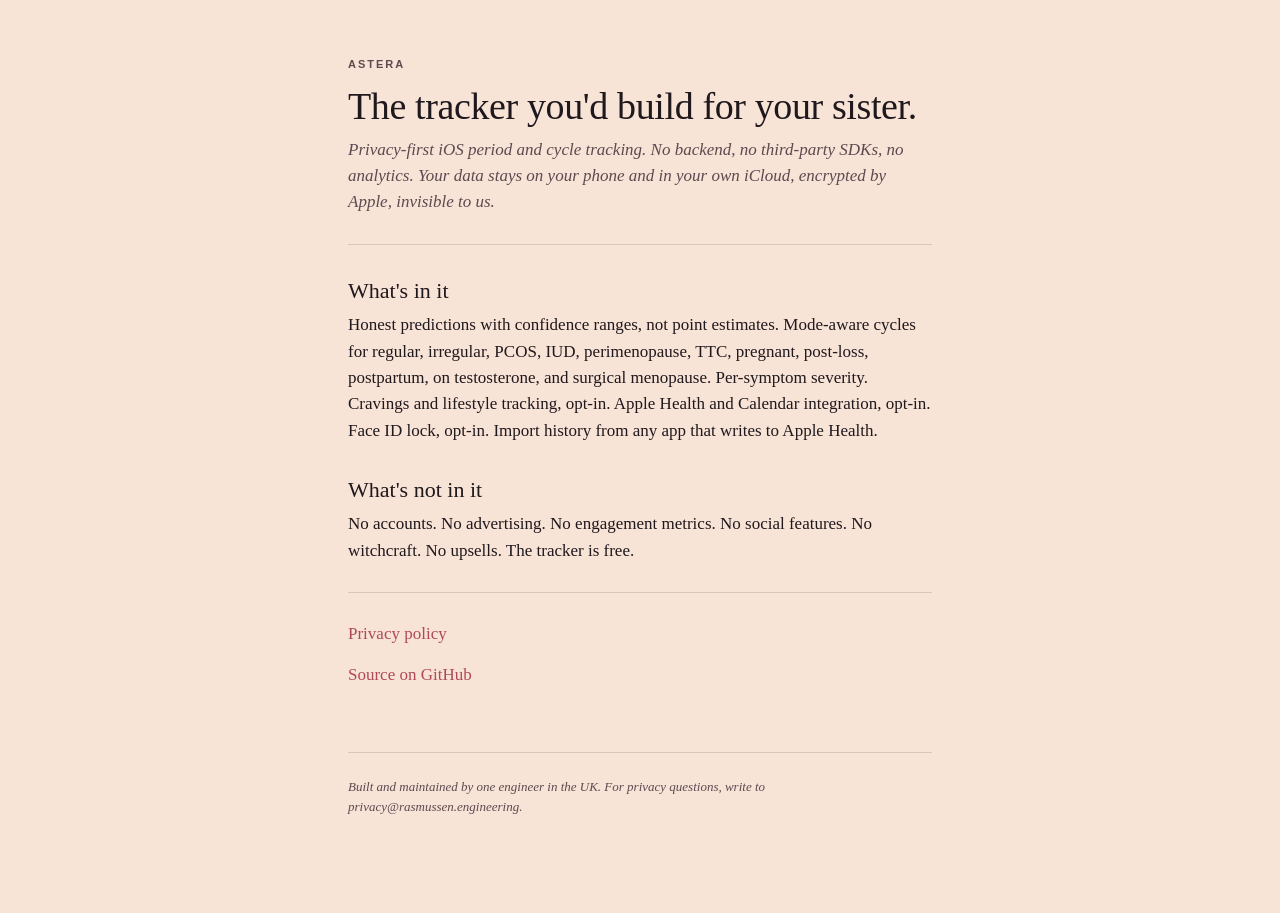
<file: docs/index.html>
<!DOCTYPE html>
<html lang="en">
<head>
<meta charset="utf-8">
<meta name="viewport" content="width=device-width,initial-scale=1">
<title>Astera</title>
<meta name="description" content="A privacy-first iOS period and cycle tracker. No backend, no SDKs, no analytics.">
<link rel="stylesheet" href="style.css">
</head>
<body>
<main class="page">
  <p class="caps">Astera</p>
  <h1>The tracker you'd build for your sister.</h1>
  <p class="italic">Privacy-first iOS period and cycle tracking. No backend, no third-party SDKs, no analytics. Your data stays on your phone and in your own iCloud, encrypted by Apple, invisible to us.</p>

  <hr>

  <h2>What's in it</h2>
  <p>Honest predictions with confidence ranges, not point estimates. Mode-aware cycles for regular, irregular, PCOS, IUD, perimenopause, TTC, pregnant, post-loss, postpartum, on testosterone, and surgical menopause. Per-symptom severity. Cravings and lifestyle tracking, opt-in. Apple Health and Calendar integration, opt-in. Face ID lock, opt-in. Import history from any app that writes to Apple Health.</p>

  <h2>What's not in it</h2>
  <p>No accounts. No advertising. No engagement metrics. No social features. No witchcraft. No upsells. The tracker is free.</p>

  <hr>

  <p><a href="privacy/">Privacy policy</a></p>
  <p><a href="https://github.com/anker-rasmussen/astera">Source on GitHub</a></p>

  <div class="footer">
    Built and maintained by one engineer in the UK. For privacy questions, write to privacy@rasmussen.engineering.
  </div>
</main>
</body>
</html>
</file>
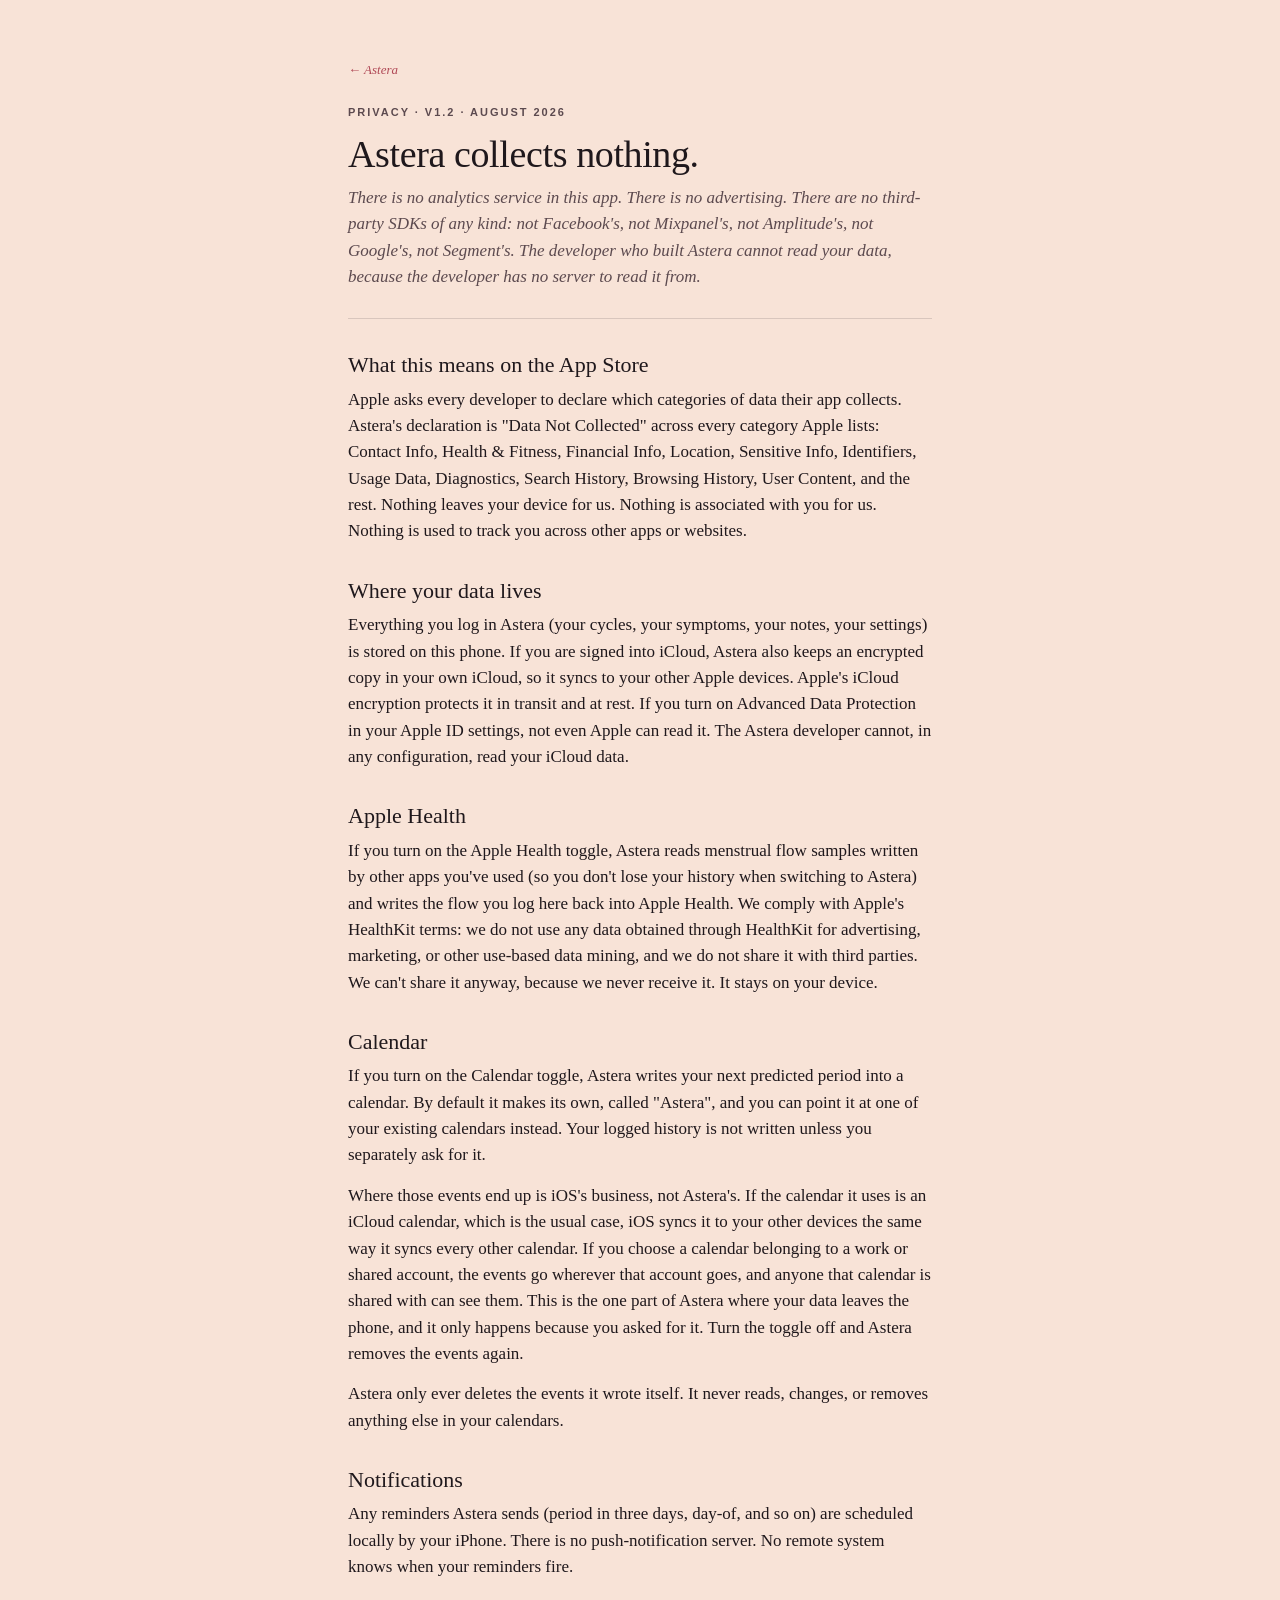
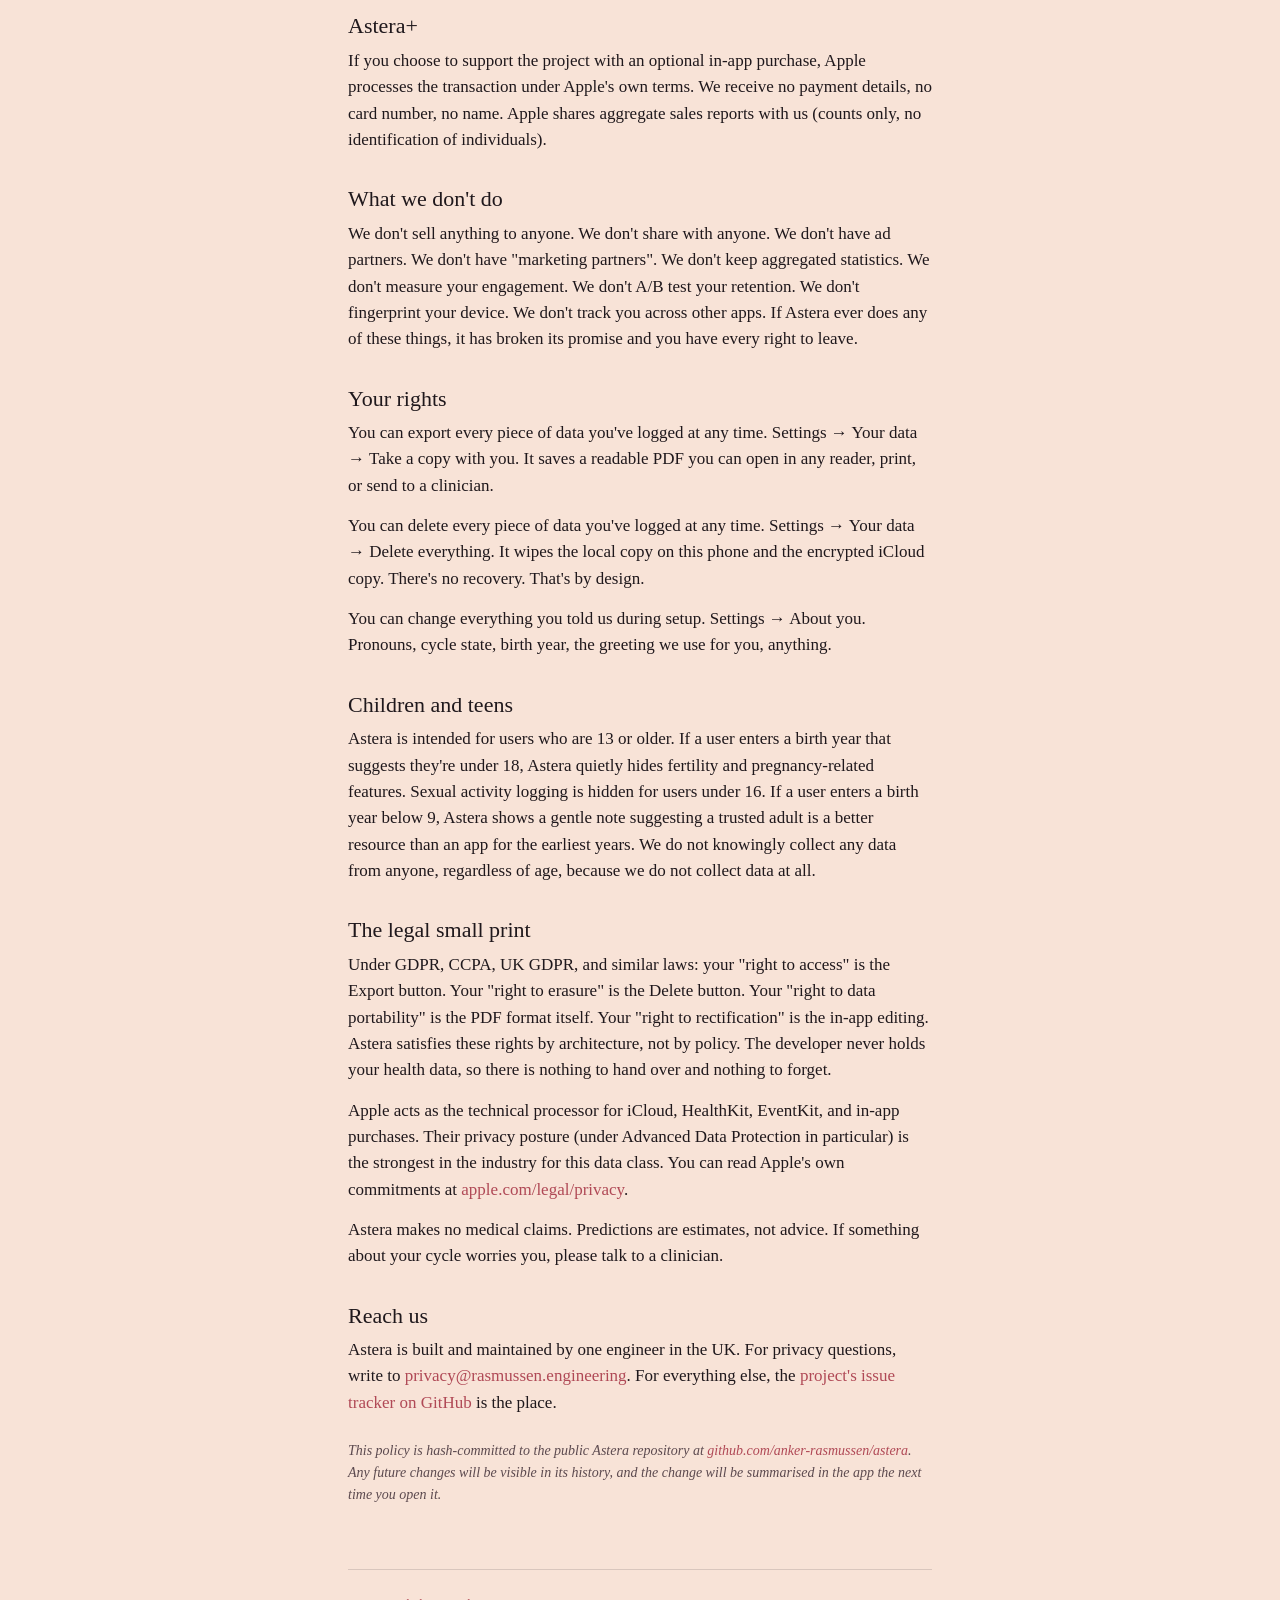
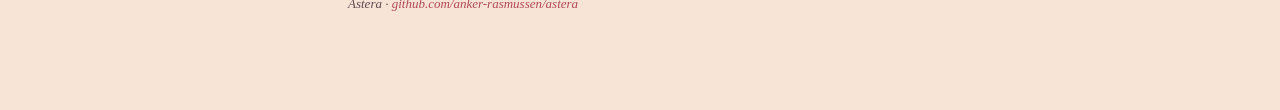
<file: docs/privacy/index.html>
<!-- Generated from AsteraDev/Resources/PrivacyPolicy.md by scripts/build_privacy.py. Do not edit. -->
<!DOCTYPE html>
<html lang="en">
<head>
<meta charset="utf-8">
<meta name="viewport" content="width=device-width,initial-scale=1">
<title>Astera privacy policy</title>
<meta name="description" content="What Astera collects. Spoiler: nothing.">
<link rel="stylesheet" href="../style.css">
</head>
<body>
<main class="page">
  <a class="back" href="../">← Astera</a>
  <p class="caps">Privacy · v1.2 · August 2026</p>
  <h1>Astera collects nothing.</h1>
  <p class="italic">There is no analytics service in this app. There is no advertising. There are no third-party SDKs of any kind: not Facebook's, not Mixpanel's, not Amplitude's, not Google's, not Segment's. The developer who built Astera cannot read your data, because the developer has no server to read it from.</p>

  <hr>

  <h2>What this means on the App Store</h2>
  <p>Apple asks every developer to declare which categories of data their app collects. Astera's declaration is "Data Not Collected" across every category Apple lists: Contact Info, Health &amp; Fitness, Financial Info, Location, Sensitive Info, Identifiers, Usage Data, Diagnostics, Search History, Browsing History, User Content, and the rest. Nothing leaves your device for us. Nothing is associated with you for us. Nothing is used to track you across other apps or websites.</p>

  <h2>Where your data lives</h2>
  <p>Everything you log in Astera (your cycles, your symptoms, your notes, your settings) is stored on this phone. If you are signed into iCloud, Astera also keeps an encrypted copy in your own iCloud, so it syncs to your other Apple devices. Apple's iCloud encryption protects it in transit and at rest. If you turn on Advanced Data Protection in your Apple ID settings, not even Apple can read it. The Astera developer cannot, in any configuration, read your iCloud data.</p>

  <h2>Apple Health</h2>
  <p>If you turn on the Apple Health toggle, Astera reads menstrual flow samples written by other apps you've used (so you don't lose your history when switching to Astera) and writes the flow you log here back into Apple Health. We comply with Apple's HealthKit terms: we do not use any data obtained through HealthKit for advertising, marketing, or other use-based data mining, and we do not share it with third parties. We can't share it anyway, because we never receive it. It stays on your device.</p>

  <h2>Calendar</h2>
  <p>If you turn on the Calendar toggle, Astera writes your next predicted period into a calendar. By default it makes its own, called "Astera", and you can point it at one of your existing calendars instead. Your logged history is not written unless you separately ask for it.</p>
  <p>Where those events end up is iOS's business, not Astera's. If the calendar it uses is an iCloud calendar, which is the usual case, iOS syncs it to your other devices the same way it syncs every other calendar. If you choose a calendar belonging to a work or shared account, the events go wherever that account goes, and anyone that calendar is shared with can see them. This is the one part of Astera where your data leaves the phone, and it only happens because you asked for it. Turn the toggle off and Astera removes the events again.</p>
  <p>Astera only ever deletes the events it wrote itself. It never reads, changes, or removes anything else in your calendars.</p>

  <h2>Notifications</h2>
  <p>Any reminders Astera sends (period in three days, day-of, and so on) are scheduled locally by your iPhone. There is no push-notification server. No remote system knows when your reminders fire.</p>

  <h2>Astera+</h2>
  <p>If you choose to support the project with an optional in-app purchase, Apple processes the transaction under Apple's own terms. We receive no payment details, no card number, no name. Apple shares aggregate sales reports with us (counts only, no identification of individuals).</p>

  <h2>What we don't do</h2>
  <p>We don't sell anything to anyone. We don't share with anyone. We don't have ad partners. We don't have "marketing partners". We don't keep aggregated statistics. We don't measure your engagement. We don't A/B test your retention. We don't fingerprint your device. We don't track you across other apps. If Astera ever does any of these things, it has broken its promise and you have every right to leave.</p>

  <h2>Your rights</h2>
  <p>You can export every piece of data you've logged at any time. Settings → Your data → Take a copy with you. It saves a readable PDF you can open in any reader, print, or send to a clinician.</p>
  <p>You can delete every piece of data you've logged at any time. Settings → Your data → Delete everything. It wipes the local copy on this phone and the encrypted iCloud copy. There's no recovery. That's by design.</p>
  <p>You can change everything you told us during setup. Settings → About you. Pronouns, cycle state, birth year, the greeting we use for you, anything.</p>

  <h2>Children and teens</h2>
  <p>Astera is intended for users who are 13 or older. If a user enters a birth year that suggests they're under 18, Astera quietly hides fertility and pregnancy-related features. Sexual activity logging is hidden for users under 16. If a user enters a birth year below 9, Astera shows a gentle note suggesting a trusted adult is a better resource than an app for the earliest years. We do not knowingly collect any data from anyone, regardless of age, because we do not collect data at all.</p>

  <h2>The legal small print</h2>
  <p>Under GDPR, CCPA, UK GDPR, and similar laws: your "right to access" is the Export button. Your "right to erasure" is the Delete button. Your "right to data portability" is the PDF format itself. Your "right to rectification" is the in-app editing. Astera satisfies these rights by architecture, not by policy. The developer never holds your health data, so there is nothing to hand over and nothing to forget.</p>
  <p>Apple acts as the technical processor for iCloud, HealthKit, EventKit, and in-app purchases. Their privacy posture (under Advanced Data Protection in particular) is the strongest in the industry for this data class. You can read Apple's own commitments at <a href="https://www.apple.com/legal/privacy/">apple.com/legal/privacy</a>.</p>
  <p>Astera makes no medical claims. Predictions are estimates, not advice. If something about your cycle worries you, please talk to a clinician.</p>

  <h2>Reach us</h2>
  <p>Astera is built and maintained by one engineer in the UK. For privacy questions, write to <a href="mailto:privacy@rasmussen.engineering">privacy@rasmussen.engineering</a>. For everything else, the <a href="https://github.com/anker-rasmussen/astera/issues">project's issue tracker on GitHub</a> is the place.</p>

  <p class="italic meta">This policy is hash-committed to the public Astera repository at <a href="https://github.com/anker-rasmussen/astera">github.com/anker-rasmussen/astera</a>. Any future changes will be visible in its history, and the change will be summarised in the app the next time you open it.</p>

  <div class="footer">
    Astera · <a href="https://github.com/anker-rasmussen/astera">github.com/anker-rasmussen/astera</a>
  </div>
</main>
</body>
</html>
</file>
<file: docs/style.css>
:root {
  --vellum: #f8e3d7;
  --ink: #1f181c;
  --iron: #5c4a4f;
  --accent: #b04956;
  --hairline: rgba(31, 24, 28, 0.14);
}
@media (prefers-color-scheme: dark) {
  :root {
    --vellum: #1f1615;
    --ink: #f3e7e1;
    --iron: #b8a59f;
    --accent: #d97187;
    --hairline: rgba(243, 231, 225, 0.14);
  }
}
* { box-sizing: border-box; }
html, body { margin: 0; padding: 0; }
body {
  background: var(--vellum);
  color: var(--ink);
  font-family: "Iowan Old Style", "Palatino Linotype", Palatino, Georgia, "Times New Roman", serif;
  font-size: 17px;
  line-height: 1.55;
  -webkit-font-smoothing: antialiased;
  text-rendering: optimizeLegibility;
}
.page {
  max-width: 640px;
  margin: 0 auto;
  padding: 56px 28px 96px;
}
.caps {
  font-family: -apple-system, BlinkMacSystemFont, "Helvetica Neue", sans-serif;
  font-size: 11px;
  font-weight: 600;
  letter-spacing: 0.18em;
  text-transform: uppercase;
  color: var(--iron);
  margin: 0 0 12px;
}
h1 {
  font-weight: 500;
  font-size: 38px;
  line-height: 1.15;
  letter-spacing: -0.01em;
  margin: 0 0 8px;
}
h2 {
  font-weight: 500;
  font-size: 22px;
  line-height: 1.25;
  margin: 32px 0 8px;
}
p { margin: 0 0 14px; }
p.italic, .sub { font-style: italic; color: var(--iron); }
hr { border: none; border-top: 0.5px solid var(--hairline); margin: 28px 0; }
a { color: var(--accent); text-decoration: none; }
a:hover { text-decoration: underline; }
.meta { font-style: italic; font-size: 14px; color: var(--iron); margin-top: 24px; }
.footer {
  margin-top: 64px;
  padding-top: 24px;
  border-top: 0.5px solid var(--hairline);
  font-style: italic;
  font-size: 13px;
  color: var(--iron);
}
.back {
  display: inline-block;
  margin-bottom: 24px;
  font-size: 13px;
  font-style: italic;
  color: var(--accent);
}
.constellation {
  display: inline-block;
  vertical-align: middle;
  margin-right: 10px;
}
</file>
